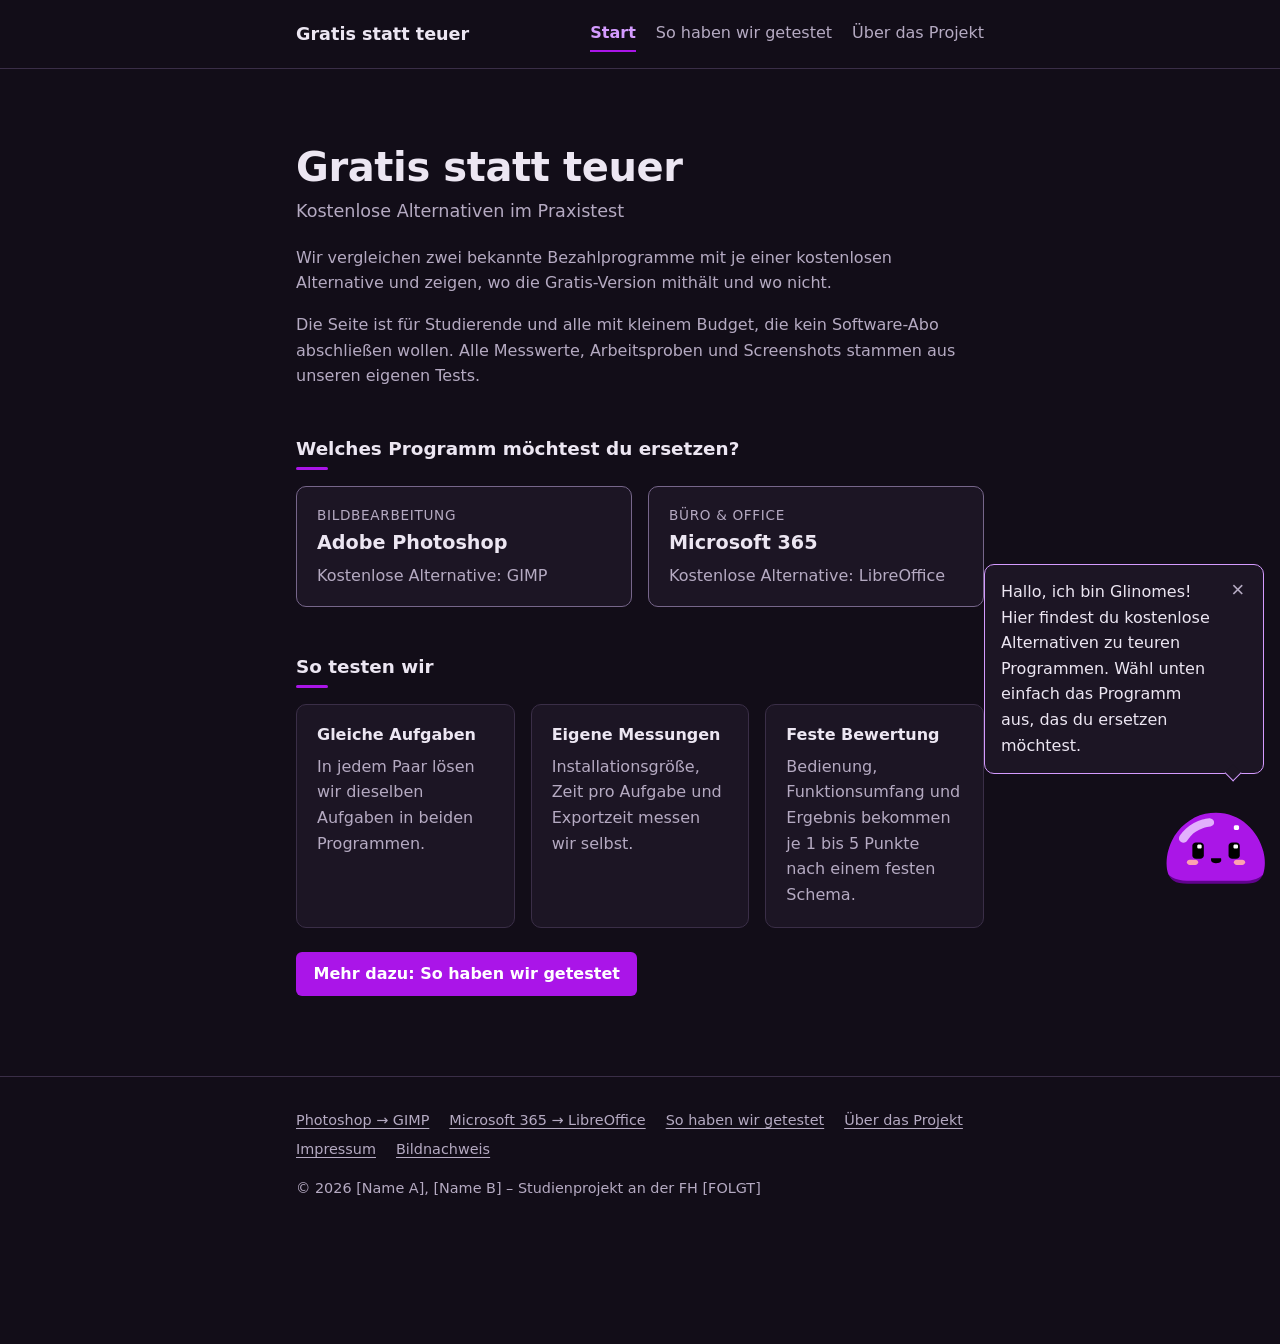
<file: index.html>
<!DOCTYPE html>
<html lang="de">

<head>
    <meta charset="utf-8">
    <meta name="viewport" content="width=device-width, initial-scale=1">
    <meta name="color-scheme" content="dark">
    <title>Gratis statt teuer – kostenlose Alternativen im Praxistest</title>
    <meta name="description"
        content="Wir vergleichen zwei Bezahlprogramme mit kostenlosen Alternativen: Photoshop mit GIMP und Microsoft 365 mit LibreOffice im Praxistest.">
    <link rel="icon" href="maskottchen/bilder/maskottchen.svg" type="image/svg+xml">
    <link rel="stylesheet" href="css/style.css">
    <link rel="stylesheet" href="maskottchen/maskottchen.css">
</head>

<body data-seite="index">
    <a class="skip-link" href="#inhalt">Zum Inhalt springen</a>

    <!-- Kopfbereich mit Logo und Hauptnavigation -->
    <header class="kopf">
        <div class="kopf-innen">
            <a class="logo" href="index.html">Gratis statt teuer</a>
            <nav class="hauptnavigation" aria-label="Hauptnavigation">
                <ul>
                    <li><a href="index.html" aria-current="page">Start</a></li>
                    <li><a href="so-haben-wir-getestet.html">So haben wir getestet</a></li>
                    <li><a href="ueber-das-projekt.html">Über das Projekt</a></li>
                </ul>
            </nav>
        </div>
    </header>

    <main id="inhalt">

        <!-- Einleitung -->
        <section class="einleitung" aria-labelledby="titel">
            <h1 id="titel">Gratis statt teuer</h1>
            <p class="untertitel">Kostenlose Alternativen im Praxistest</p>
            <p>Wir vergleichen zwei bekannte Bezahlprogramme mit je einer kostenlosen Alternative und zeigen, wo die
                Gratis-Version mithält und wo nicht.</p>
            <p>Die Seite ist für Studierende und alle mit kleinem Budget, die kein Software-Abo abschließen wollen. Alle
                Messwerte, Arbeitsproben und Screenshots stammen aus unseren eigenen Tests.</p>
        </section>

        <!-- Auswahl der Vergleiche -->
        <section id="vergleiche" aria-labelledby="titel-vergleiche">
            <h2 id="titel-vergleiche">Welches Programm möchtest du ersetzen?</h2>
            <ul class="kacheln">
                <li>
                    <a class="kachel" href="photoshop-gimp.html">
                        <span class="kachel-kategorie">Bildbearbeitung</span>
                        <span class="kachel-titel">Adobe Photoshop</span>
                        <span class="kachel-alternative">Kostenlose Alternative: GIMP</span>
                    </a>
                </li>
                <li>
                    <a class="kachel" href="microsoft365-libreoffice.html">
                        <span class="kachel-kategorie">Büro &amp; Office</span>
                        <span class="kachel-titel">Microsoft 365</span>
                        <span class="kachel-alternative">Kostenlose Alternative: LibreOffice</span>
                    </a>
                </li>
            </ul>
        </section>

        <!-- Kurz erklärt: wie wir testen -->
        <section aria-labelledby="titel-testen">
            <h2 id="titel-testen">So testen wir</h2>
            <ul class="schritte">
                <li class="karte">
                    <h3>Gleiche Aufgaben</h3>
                    <p>In jedem Paar lösen wir dieselben Aufgaben in beiden Programmen.</p>
                </li>
                <li class="karte">
                    <h3>Eigene Messungen</h3>
                    <p>Installationsgröße, Zeit pro Aufgabe und Exportzeit messen wir selbst.</p>
                </li>
                <li class="karte">
                    <h3>Feste Bewertung</h3>
                    <p>Bedienung, Funktionsumfang und Ergebnis bekommen je 1 bis 5 Punkte nach einem festen Schema.</p>
                </li>
            </ul>
            <p><a class="knopf" href="so-haben-wir-getestet.html">Mehr dazu: So haben wir getestet</a></p>
        </section>

    </main>

    <!-- Fußzeile mit allen wichtigen Links -->
    <footer class="fuss">
        <div class="fuss-innen">
            <nav aria-label="Fußzeile">
                <ul>
                    <li><a href="photoshop-gimp.html">Photoshop → GIMP</a></li>
                    <li><a href="microsoft365-libreoffice.html">Microsoft 365 → LibreOffice</a></li>
                    <li><a href="so-haben-wir-getestet.html">So haben wir getestet</a></li>
                    <li><a href="ueber-das-projekt.html">Über das Projekt</a></li>
                    <li><a href="ueber-das-projekt.html#impressum">Impressum</a></li>
                    <li><a href="ueber-das-projekt.html#bildnachweis">Bildnachweis</a></li>
                </ul>
            </nav>
            <p>© 2026 [Name A], [Name B] – Studienprojekt an der FH [FOLGT]</p>
        </div>
    </footer>

    <script src="maskottchen/maskottchen-komponente.js"></script>
    <script src="maskottchen/maskottchen.js"></script>
</body>

</html>
</file>
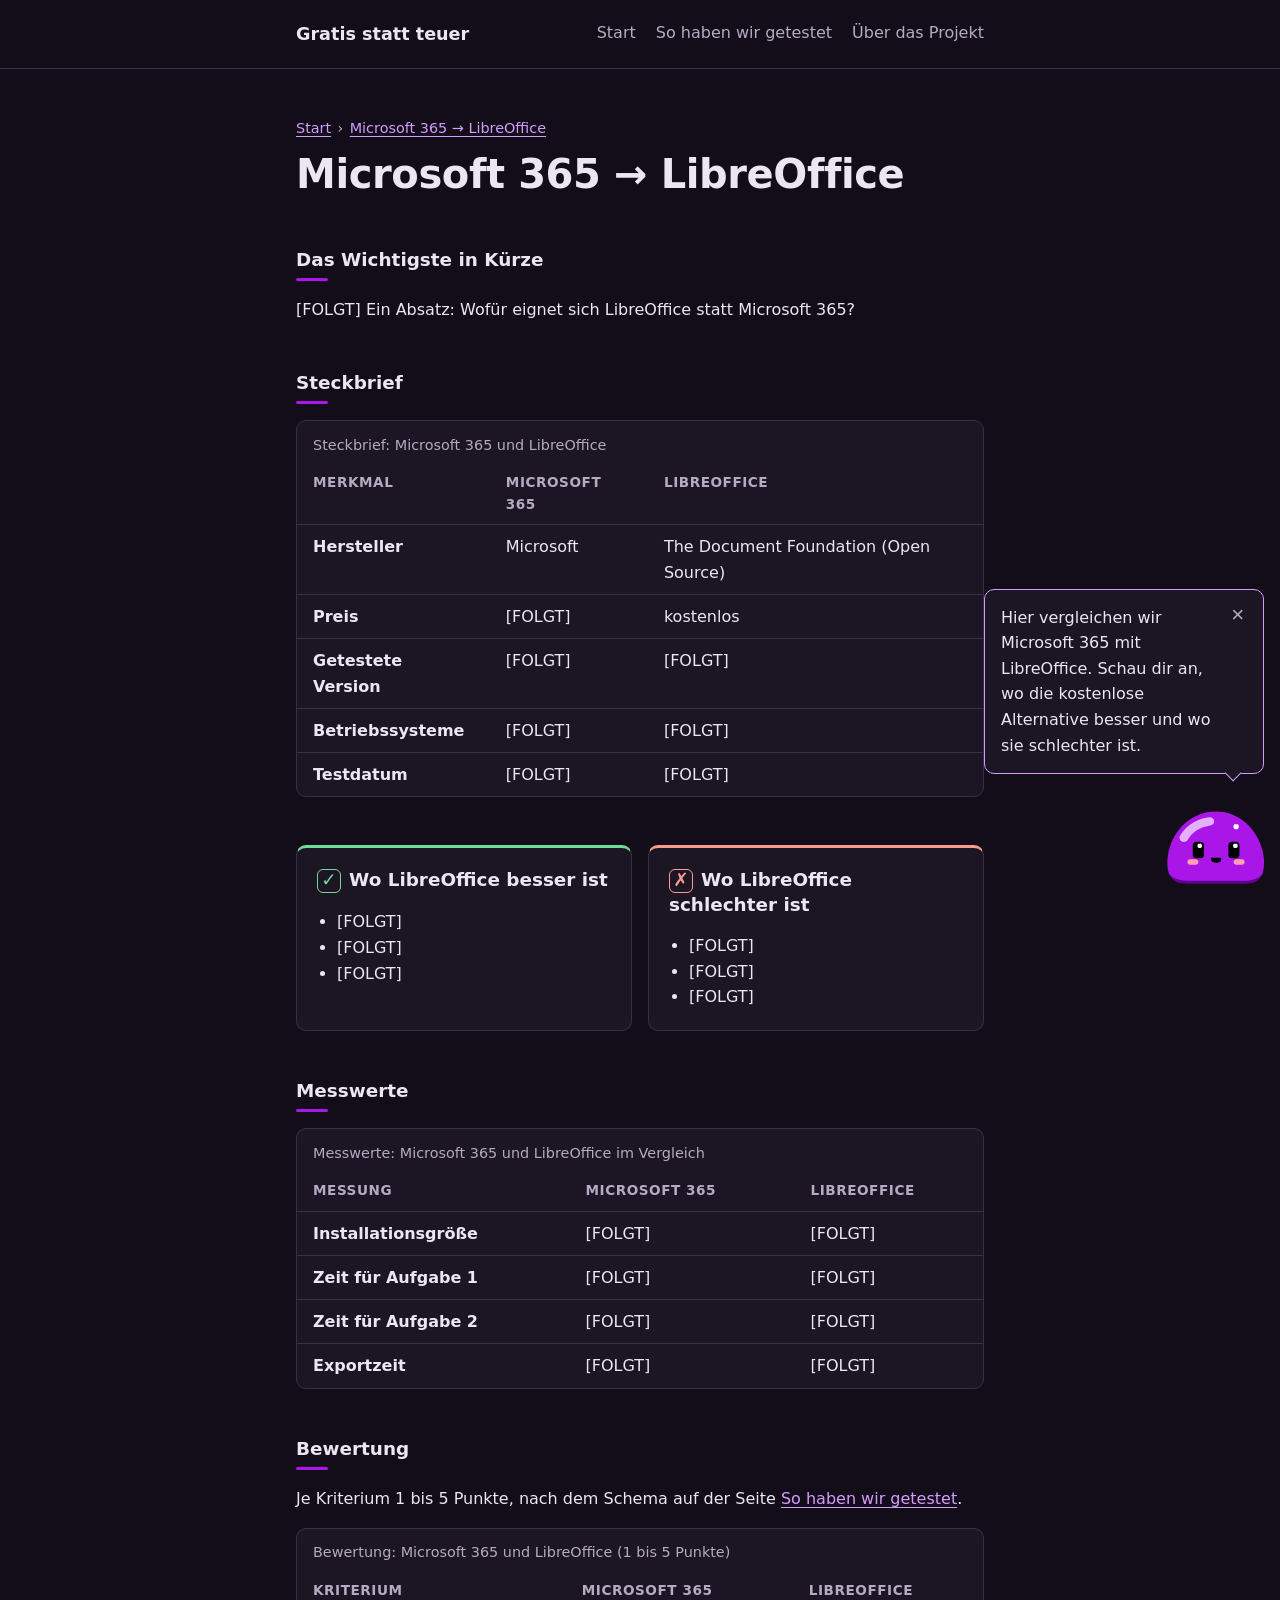
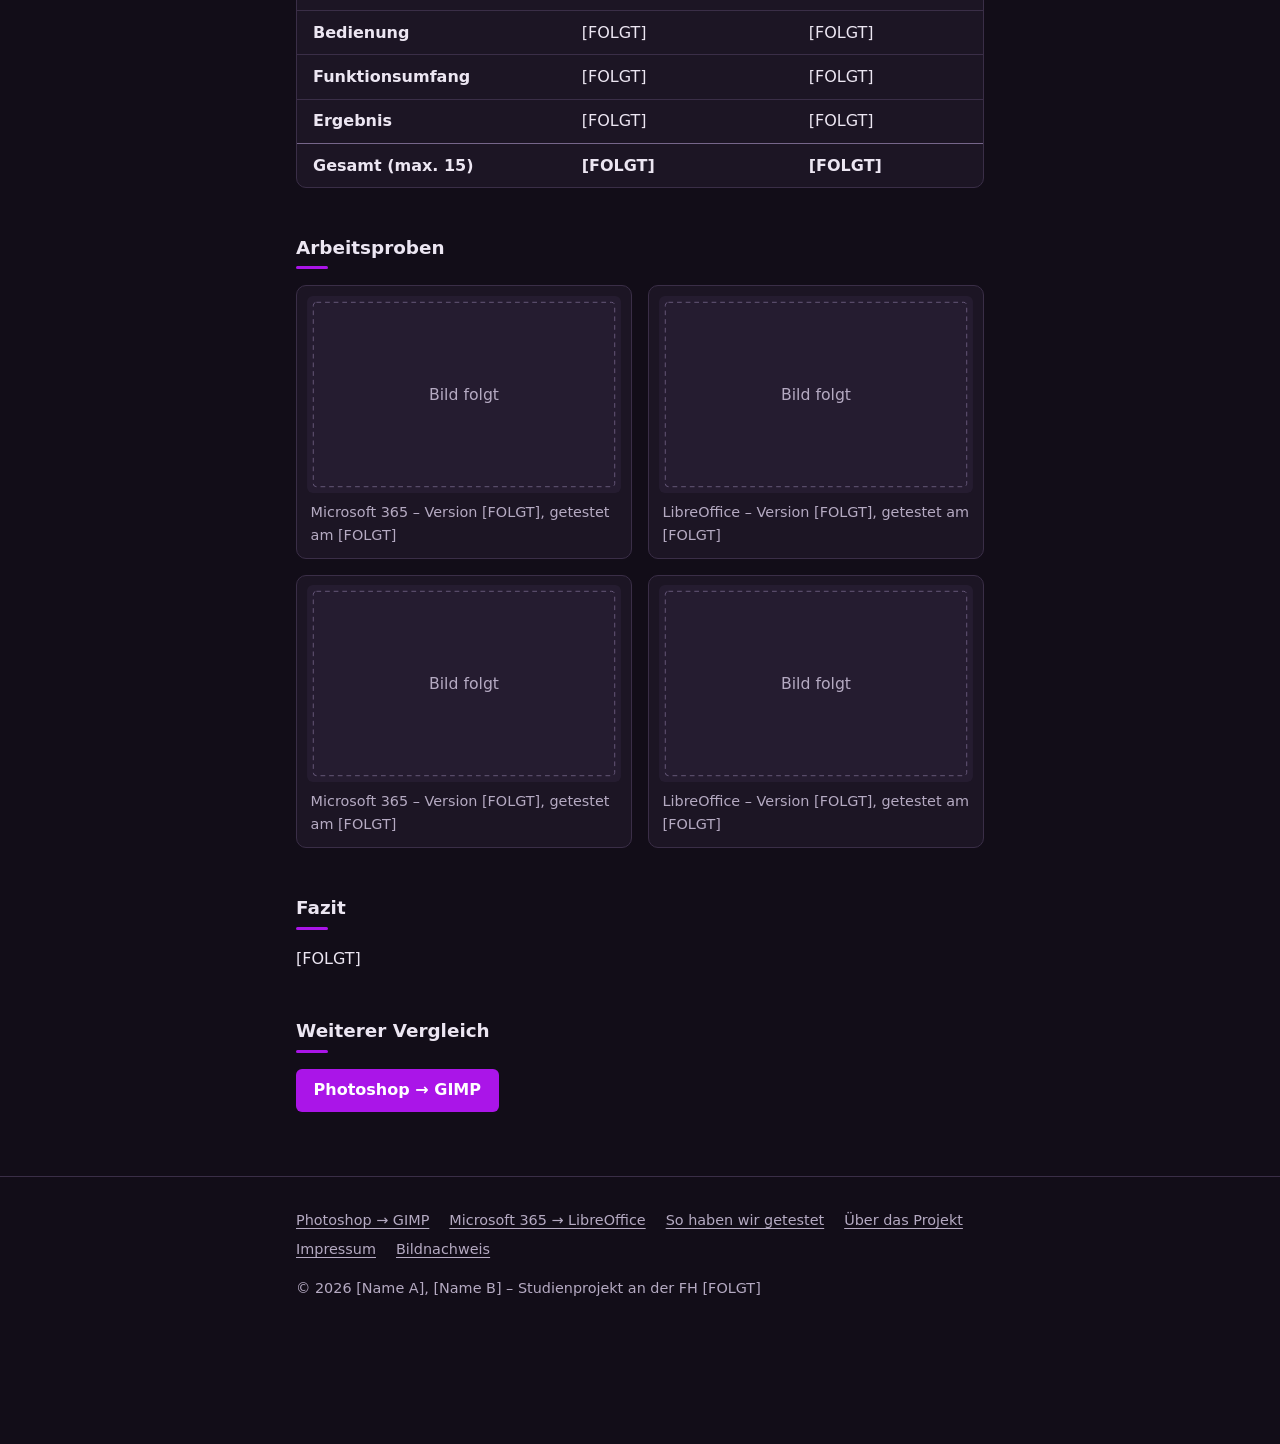
<file: microsoft365-libreoffice.html>
<!DOCTYPE html>
<html lang="de">

<head>
    <meta charset="utf-8">
    <meta name="viewport" content="width=device-width, initial-scale=1">
    <meta name="color-scheme" content="dark">
    <title>Microsoft 365 → LibreOffice | Gratis statt teuer</title>
    <meta name="description"
        content="Microsoft 365 oder LibreOffice? Unser Praxistest (Büro und Office) mit Messwerten, Bewertung und eigenen Arbeitsproben.">
    <link rel="icon" href="maskottchen/bilder/maskottchen.svg" type="image/svg+xml">
    <link rel="stylesheet" href="css/style.css">
    <link rel="stylesheet" href="maskottchen/maskottchen.css">
</head>

<body data-seite="microsoft365-libreoffice">
    <a class="skip-link" href="#inhalt">Zum Inhalt springen</a>

    <!-- Kopfbereich mit Logo und Hauptnavigation -->
    <header class="kopf">
        <div class="kopf-innen">
            <a class="logo" href="index.html">Gratis statt teuer</a>
            <nav class="hauptnavigation" aria-label="Hauptnavigation">
                <ul>
                    <li><a href="index.html">Start</a></li>
                    <li><a href="so-haben-wir-getestet.html">So haben wir getestet</a></li>
                    <li><a href="ueber-das-projekt.html">Über das Projekt</a></li>
                </ul>
            </nav>
        </div>
    </header>

    <main id="inhalt">

        <!-- Brotkrumen: Wo bin ich? -->
        <nav class="brotkrumen" aria-label="Brotkrumen">
            <ol>
                <li><a href="index.html">Start</a><span class="brotkrumen-trenner" aria-hidden="true">›</span></li>
                <li><a href="microsoft365-libreoffice.html" aria-current="page">Microsoft 365 → LibreOffice</a></li>
            </ol>
        </nav>

        <h1>Microsoft 365 <span aria-hidden="true">→</span><span class="sr-only">, Alternative:</span> LibreOffice</h1>

        <!-- Wird von js/vergleich.js ersetzt -->
        <p class="hinweis" id="lade-hinweis" role="status">Inhalte werden geladen …</p>
        <noscript>
            <p class="hinweis hinweis-fehler">Für die Vergleichsdaten wird JavaScript benötigt.</p>
        </noscript>

        <!-- Alle Abschnitte, die aus data/microsoft365-libreoffice.json gefüllt werden -->
        <div id="vergleich-inhalt" hidden>

            <section aria-labelledby="titel-kurz">
                <h2 id="titel-kurz">Das Wichtigste in Kürze</h2>
                <p id="kurzfassung"></p>
            </section>

            <section aria-labelledby="titel-steckbrief">
                <h2 id="titel-steckbrief">Steckbrief</h2>
                <div class="tabelle-scroll" tabindex="0" role="region"
                    aria-label="Steckbrief: Microsoft 365 und LibreOffice">
                    <table>
                        <caption>Steckbrief: Microsoft 365 und LibreOffice</caption>
                        <thead>
                            <tr>
                                <th scope="col">Merkmal</th>
                                <th scope="col">Microsoft 365</th>
                                <th scope="col">LibreOffice</th>
                            </tr>
                        </thead>
                        <tbody id="steckbrief-zeilen"></tbody>
                    </table>
                </div>
            </section>

            <div class="vor-nachteile">
                <section class="karte karte-besser" aria-labelledby="titel-besser">
                    <h2 id="titel-besser"><span class="symbol" aria-hidden="true">✓</span>Wo LibreOffice besser ist</h2>
                    <ul class="punkte-liste" id="liste-besser"></ul>
                </section>
                <section class="karte karte-schlechter" aria-labelledby="titel-schlechter">
                    <h2 id="titel-schlechter"><span class="symbol" aria-hidden="true">✗</span>Wo LibreOffice schlechter
                        ist</h2>
                    <ul class="punkte-liste" id="liste-schlechter"></ul>
                </section>
            </div>

            <section aria-labelledby="titel-messwerte">
                <h2 id="titel-messwerte">Messwerte</h2>
                <div class="tabelle-scroll" tabindex="0" role="region"
                    aria-label="Messwerte: Microsoft 365 und LibreOffice im Vergleich">
                    <table>
                        <caption>Messwerte: Microsoft 365 und LibreOffice im Vergleich</caption>
                        <thead>
                            <tr>
                                <th scope="col">Messung</th>
                                <th scope="col">Microsoft 365</th>
                                <th scope="col">LibreOffice</th>
                            </tr>
                        </thead>
                        <tbody id="messwerte-zeilen"></tbody>
                    </table>
                </div>
            </section>

            <section aria-labelledby="titel-bewertung">
                <h2 id="titel-bewertung">Bewertung</h2>
                <p>Je Kriterium 1 bis 5 Punkte, nach dem Schema auf der Seite <a href="so-haben-wir-getestet.html">So
                        haben wir getestet</a>.</p>
                <div class="tabelle-scroll" tabindex="0" role="region"
                    aria-label="Bewertung: Microsoft 365 und LibreOffice (1 bis 5 Punkte)">
                    <table>
                        <caption>Bewertung: Microsoft 365 und LibreOffice (1 bis 5 Punkte)</caption>
                        <thead>
                            <tr>
                                <th scope="col">Kriterium</th>
                                <th scope="col">Microsoft 365</th>
                                <th scope="col">LibreOffice</th>
                            </tr>
                        </thead>
                        <tbody id="bewertung-zeilen"></tbody>
                        <tfoot>
                            <tr>
                                <th scope="row">Gesamt (max. 15)</th>
                                <td id="gesamt-bezahl"></td>
                                <td id="gesamt-gratis"></td>
                            </tr>
                        </tfoot>
                    </table>
                </div>
            </section>

            <section aria-labelledby="titel-arbeitsproben">
                <h2 id="titel-arbeitsproben">Arbeitsproben</h2>
                <div class="arbeitsproben" id="arbeitsproben-raster"></div>
            </section>

            <section aria-labelledby="titel-fazit">
                <h2 id="titel-fazit">Fazit</h2>
                <p id="fazit"></p>
            </section>

        </div>

        <!-- Link zum anderen Vergleich (steht fest im HTML) -->
        <section aria-labelledby="titel-weitere">
            <h2 id="titel-weitere">Weiterer Vergleich</h2>
            <ul class="weitere-vergleiche">
                <li><a class="knopf" href="photoshop-gimp.html">Photoshop → GIMP</a></li>
            </ul>
        </section>

    </main>

    <!-- Fußzeile mit allen wichtigen Links -->
    <footer class="fuss">
        <div class="fuss-innen">
            <nav aria-label="Fußzeile">
                <ul>
                    <li><a href="photoshop-gimp.html">Photoshop → GIMP</a></li>
                    <li><a href="microsoft365-libreoffice.html">Microsoft 365 → LibreOffice</a></li>
                    <li><a href="so-haben-wir-getestet.html">So haben wir getestet</a></li>
                    <li><a href="ueber-das-projekt.html">Über das Projekt</a></li>
                    <li><a href="ueber-das-projekt.html#impressum">Impressum</a></li>
                    <li><a href="ueber-das-projekt.html#bildnachweis">Bildnachweis</a></li>
                </ul>
            </nav>
            <p>© 2026 [Name A], [Name B] – Studienprojekt an der FH [FOLGT]</p>
        </div>
    </footer>

    <script src="js/vergleich.js"></script>
    <script src="maskottchen/maskottchen-komponente.js"></script>
    <script src="maskottchen/maskottchen.js"></script>
</body>

</html>
</file>
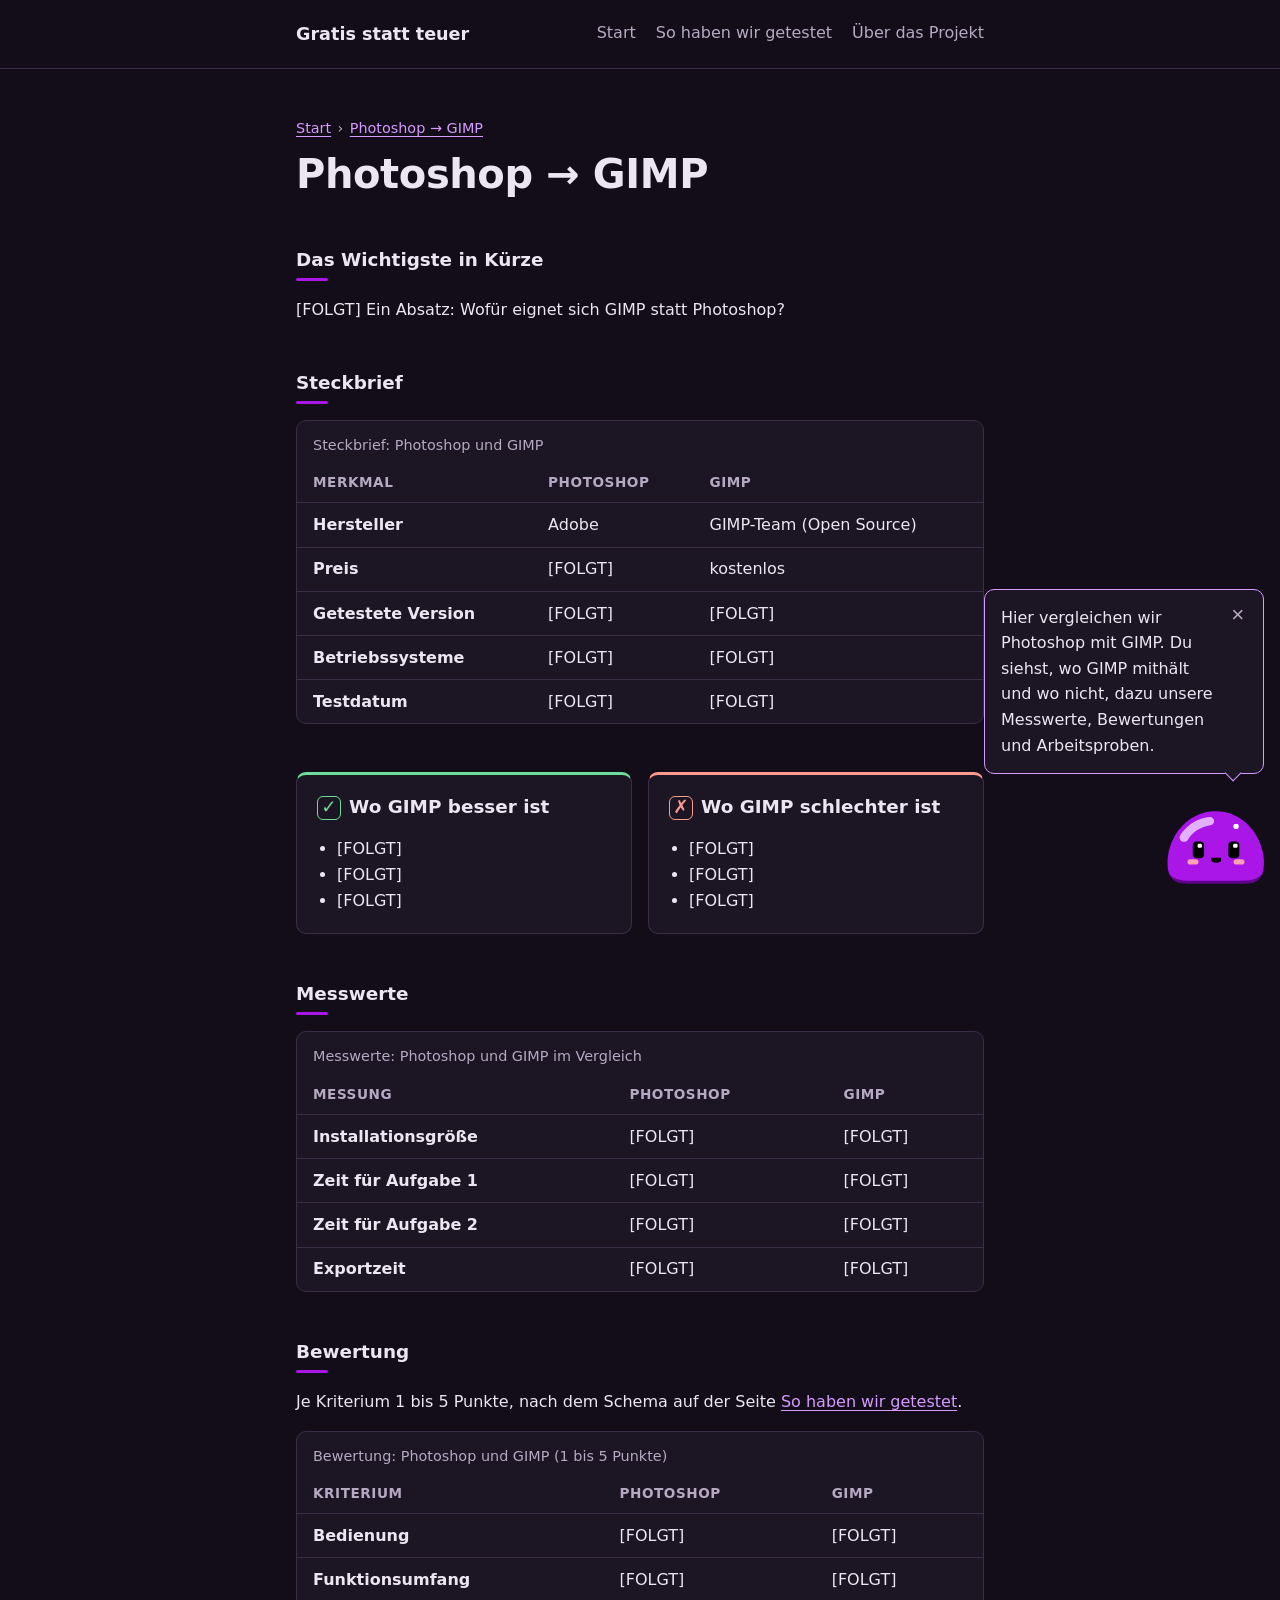
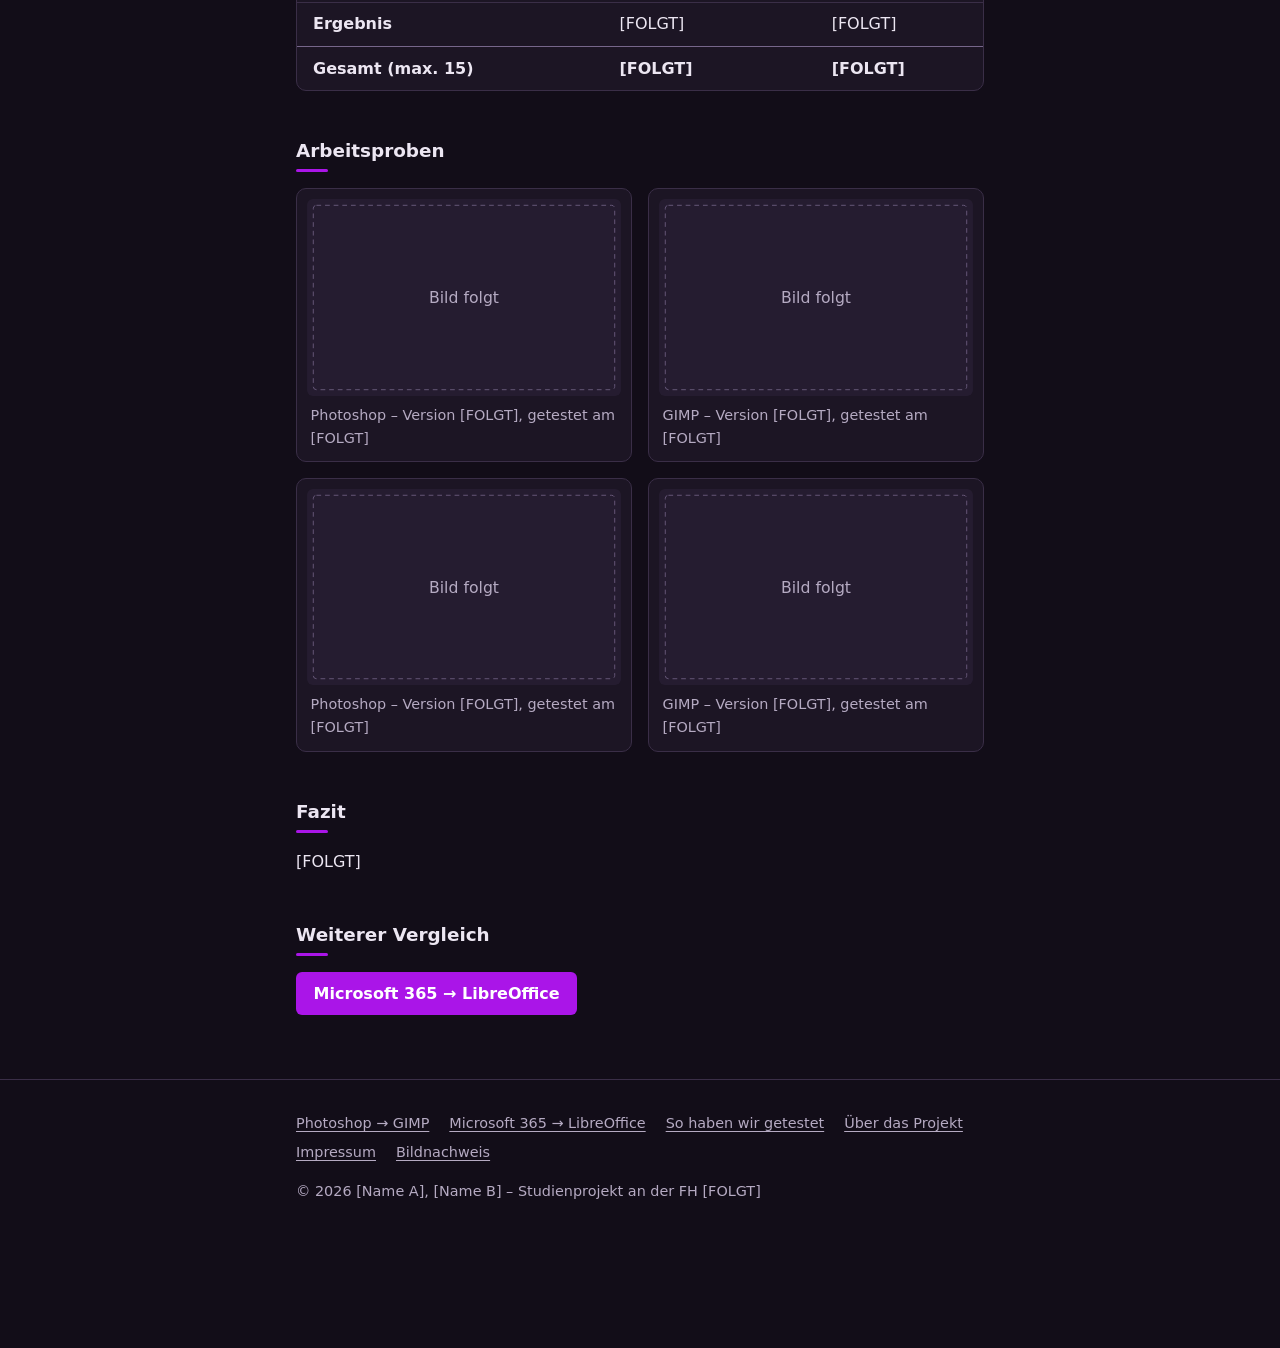
<file: photoshop-gimp.html>
<!DOCTYPE html>
<html lang="de">

<head>
    <meta charset="utf-8">
    <meta name="viewport" content="width=device-width, initial-scale=1">
    <meta name="color-scheme" content="dark">
    <title>Photoshop → GIMP | Gratis statt teuer</title>
    <meta name="description"
        content="Adobe Photoshop oder GIMP? Unser Praxistest (Bildbearbeitung) mit Messwerten, Bewertung und eigenen Arbeitsproben.">
    <link rel="icon" href="maskottchen/bilder/maskottchen.svg" type="image/svg+xml">
    <link rel="stylesheet" href="css/style.css">
    <link rel="stylesheet" href="maskottchen/maskottchen.css">
</head>

<body data-seite="photoshop-gimp">
    <a class="skip-link" href="#inhalt">Zum Inhalt springen</a>

    <!-- Kopfbereich mit Logo und Hauptnavigation -->
    <header class="kopf">
        <div class="kopf-innen">
            <a class="logo" href="index.html">Gratis statt teuer</a>
            <nav class="hauptnavigation" aria-label="Hauptnavigation">
                <ul>
                    <li><a href="index.html">Start</a></li>
                    <li><a href="so-haben-wir-getestet.html">So haben wir getestet</a></li>
                    <li><a href="ueber-das-projekt.html">Über das Projekt</a></li>
                </ul>
            </nav>
        </div>
    </header>

    <main id="inhalt">

        <!-- Brotkrumen: Wo bin ich? -->
        <nav class="brotkrumen" aria-label="Brotkrumen">
            <ol>
                <li><a href="index.html">Start</a><span class="brotkrumen-trenner" aria-hidden="true">›</span></li>
                <li><a href="photoshop-gimp.html" aria-current="page">Photoshop → GIMP</a></li>
            </ol>
        </nav>

        <h1>Photoshop <span aria-hidden="true">→</span><span class="sr-only">, Alternative:</span> GIMP</h1>

        <!-- Wird von js/vergleich.js ersetzt -->
        <p class="hinweis" id="lade-hinweis" role="status">Inhalte werden geladen …</p>
        <noscript>
            <p class="hinweis hinweis-fehler">Für die Vergleichsdaten wird JavaScript benötigt.</p>
        </noscript>

        <!-- Alle Abschnitte, die aus data/photoshop-gimp.json gefüllt werden -->
        <div id="vergleich-inhalt" hidden>

            <section aria-labelledby="titel-kurz">
                <h2 id="titel-kurz">Das Wichtigste in Kürze</h2>
                <p id="kurzfassung"></p>
            </section>

            <section aria-labelledby="titel-steckbrief">
                <h2 id="titel-steckbrief">Steckbrief</h2>
                <div class="tabelle-scroll" tabindex="0" role="region" aria-label="Steckbrief: Photoshop und GIMP">
                    <table>
                        <caption>Steckbrief: Photoshop und GIMP</caption>
                        <thead>
                            <tr>
                                <th scope="col">Merkmal</th>
                                <th scope="col">Photoshop</th>
                                <th scope="col">GIMP</th>
                            </tr>
                        </thead>
                        <tbody id="steckbrief-zeilen"></tbody>
                    </table>
                </div>
            </section>

            <div class="vor-nachteile">
                <section class="karte karte-besser" aria-labelledby="titel-besser">
                    <h2 id="titel-besser"><span class="symbol" aria-hidden="true">✓</span>Wo GIMP besser ist</h2>
                    <ul class="punkte-liste" id="liste-besser"></ul>
                </section>
                <section class="karte karte-schlechter" aria-labelledby="titel-schlechter">
                    <h2 id="titel-schlechter"><span class="symbol" aria-hidden="true">✗</span>Wo GIMP schlechter ist
                    </h2>
                    <ul class="punkte-liste" id="liste-schlechter"></ul>
                </section>
            </div>

            <section aria-labelledby="titel-messwerte">
                <h2 id="titel-messwerte">Messwerte</h2>
                <div class="tabelle-scroll" tabindex="0" role="region"
                    aria-label="Messwerte: Photoshop und GIMP im Vergleich">
                    <table>
                        <caption>Messwerte: Photoshop und GIMP im Vergleich</caption>
                        <thead>
                            <tr>
                                <th scope="col">Messung</th>
                                <th scope="col">Photoshop</th>
                                <th scope="col">GIMP</th>
                            </tr>
                        </thead>
                        <tbody id="messwerte-zeilen"></tbody>
                    </table>
                </div>
            </section>

            <section aria-labelledby="titel-bewertung">
                <h2 id="titel-bewertung">Bewertung</h2>
                <p>Je Kriterium 1 bis 5 Punkte, nach dem Schema auf der Seite <a href="so-haben-wir-getestet.html">So
                        haben wir getestet</a>.</p>
                <div class="tabelle-scroll" tabindex="0" role="region"
                    aria-label="Bewertung: Photoshop und GIMP (1 bis 5 Punkte)">
                    <table>
                        <caption>Bewertung: Photoshop und GIMP (1 bis 5 Punkte)</caption>
                        <thead>
                            <tr>
                                <th scope="col">Kriterium</th>
                                <th scope="col">Photoshop</th>
                                <th scope="col">GIMP</th>
                            </tr>
                        </thead>
                        <tbody id="bewertung-zeilen"></tbody>
                        <tfoot>
                            <tr>
                                <th scope="row">Gesamt (max. 15)</th>
                                <td id="gesamt-bezahl"></td>
                                <td id="gesamt-gratis"></td>
                            </tr>
                        </tfoot>
                    </table>
                </div>
            </section>

            <section aria-labelledby="titel-arbeitsproben">
                <h2 id="titel-arbeitsproben">Arbeitsproben</h2>
                <div class="arbeitsproben" id="arbeitsproben-raster"></div>
            </section>

            <section aria-labelledby="titel-fazit">
                <h2 id="titel-fazit">Fazit</h2>
                <p id="fazit"></p>
            </section>

        </div>

        <!-- Link zum anderen Vergleich (steht fest im HTML) -->
        <section aria-labelledby="titel-weitere">
            <h2 id="titel-weitere">Weiterer Vergleich</h2>
            <ul class="weitere-vergleiche">
                <li><a class="knopf" href="microsoft365-libreoffice.html">Microsoft 365 → LibreOffice</a></li>
            </ul>
        </section>

    </main>

    <!-- Fußzeile mit allen wichtigen Links -->
    <footer class="fuss">
        <div class="fuss-innen">
            <nav aria-label="Fußzeile">
                <ul>
                    <li><a href="photoshop-gimp.html">Photoshop → GIMP</a></li>
                    <li><a href="microsoft365-libreoffice.html">Microsoft 365 → LibreOffice</a></li>
                    <li><a href="so-haben-wir-getestet.html">So haben wir getestet</a></li>
                    <li><a href="ueber-das-projekt.html">Über das Projekt</a></li>
                    <li><a href="ueber-das-projekt.html#impressum">Impressum</a></li>
                    <li><a href="ueber-das-projekt.html#bildnachweis">Bildnachweis</a></li>
                </ul>
            </nav>
            <p>© 2026 [Name A], [Name B] – Studienprojekt an der FH [FOLGT]</p>
        </div>
    </footer>

    <script src="js/vergleich.js"></script>
    <script src="maskottchen/maskottchen-komponente.js"></script>
    <script src="maskottchen/maskottchen.js"></script>
</body>

</html>
</file>
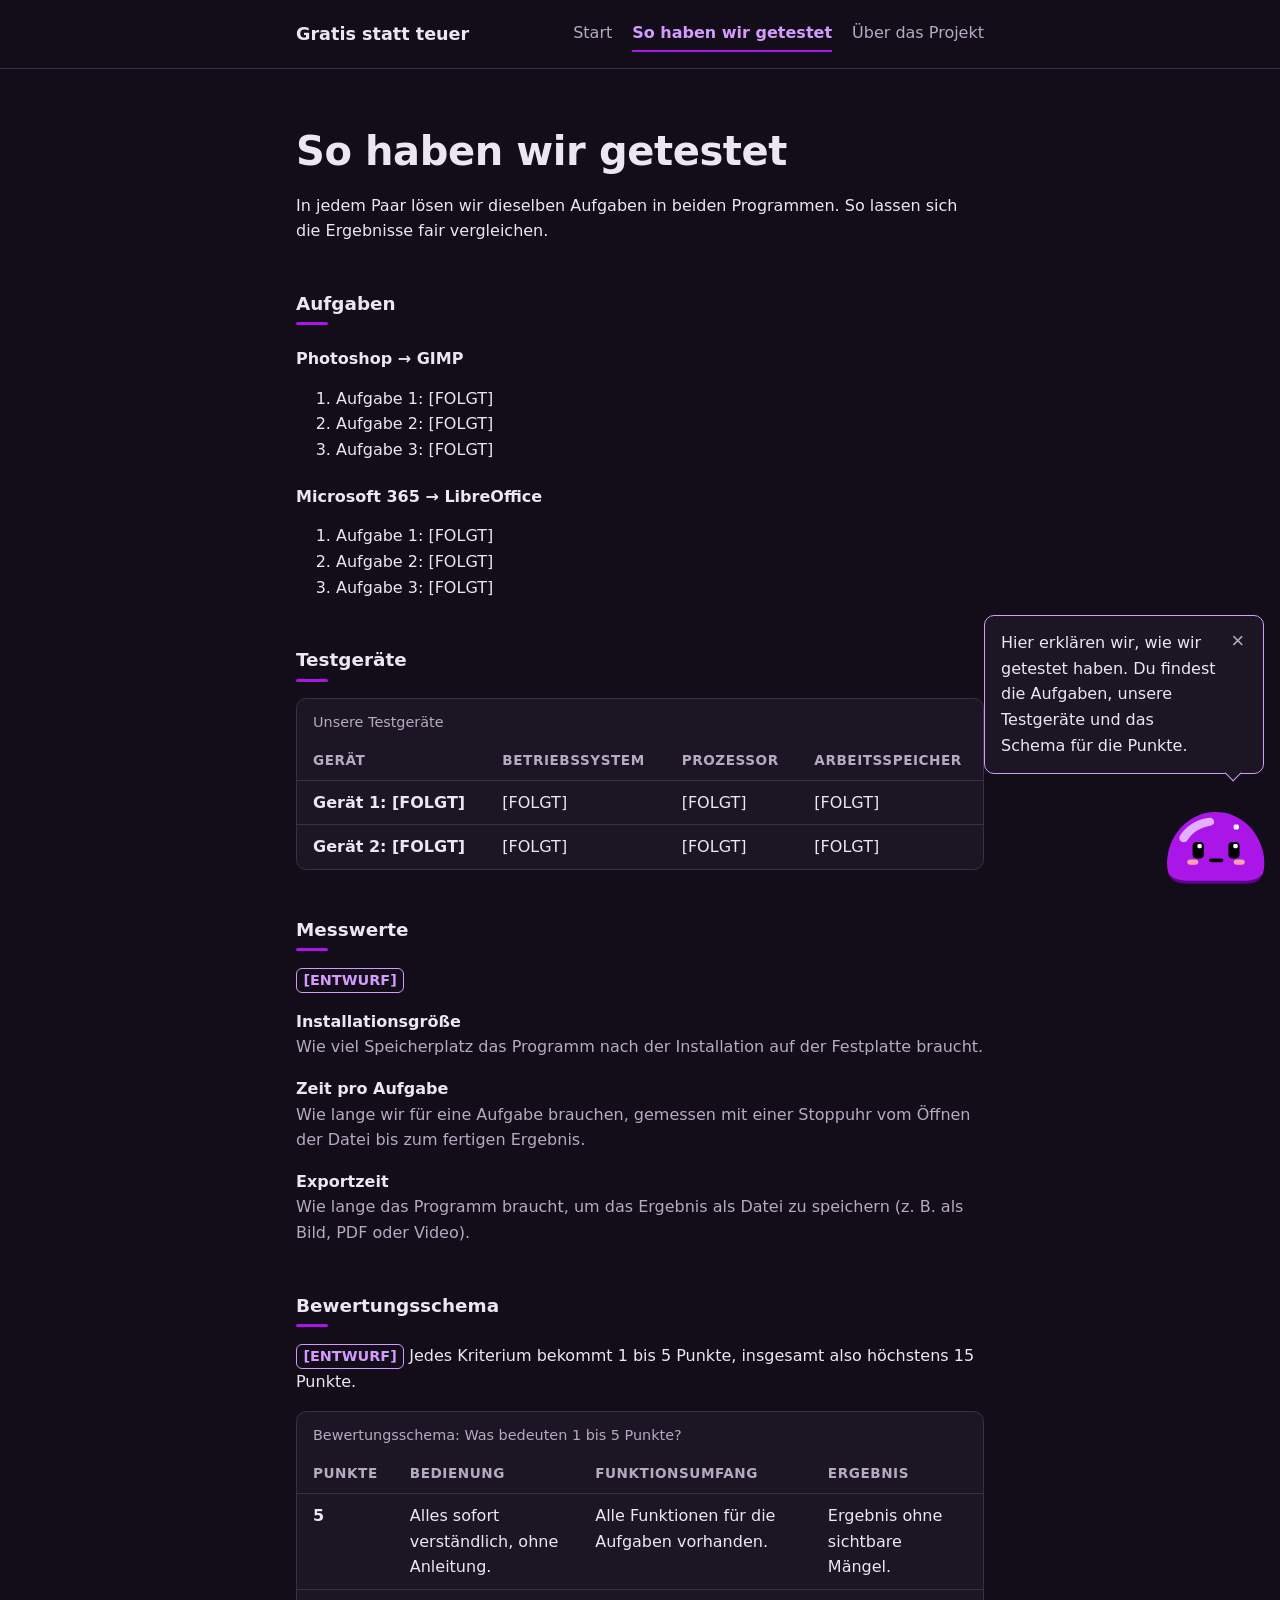
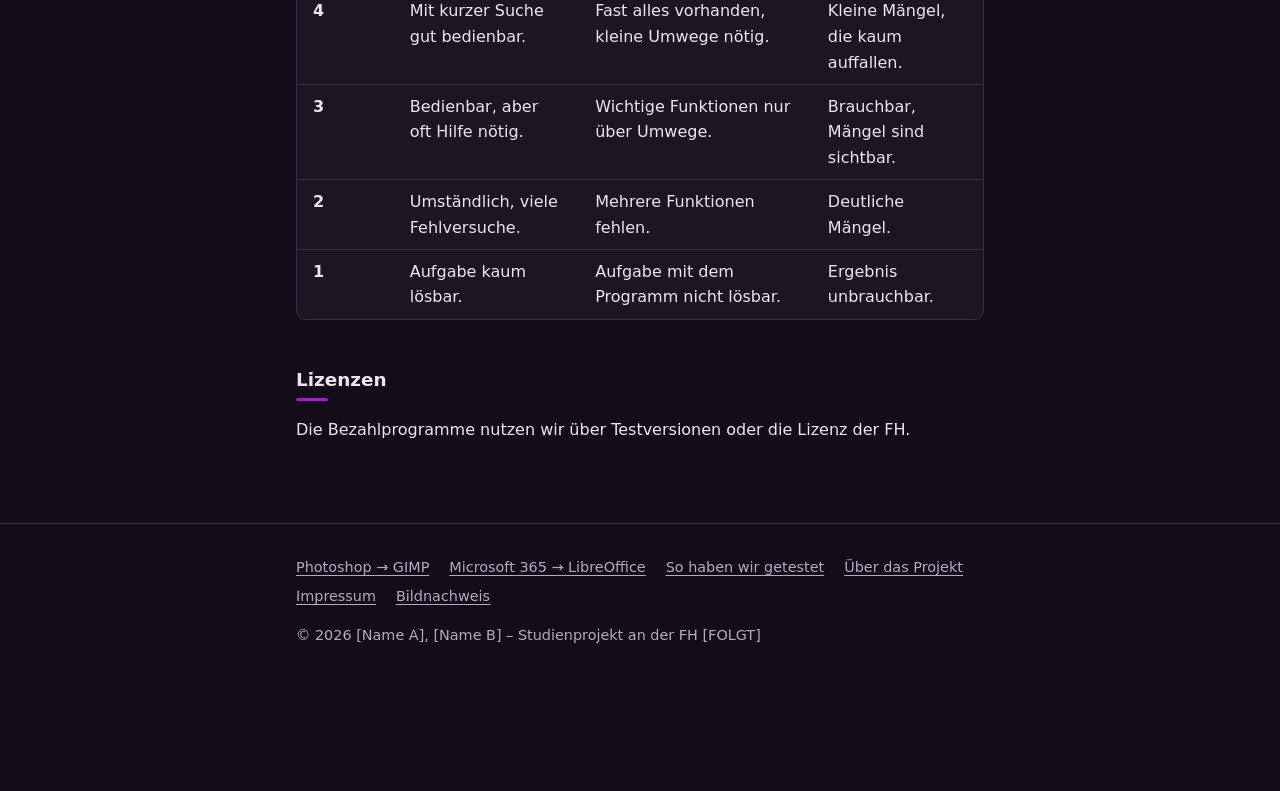
<file: so-haben-wir-getestet.html>
<!DOCTYPE html>
<html lang="de">

<head>
    <meta charset="utf-8">
    <meta name="viewport" content="width=device-width, initial-scale=1">
    <meta name="color-scheme" content="dark">
    <title>So haben wir getestet | Gratis statt teuer</title>
    <meta name="description"
        content="Unsere Testmethode: gleiche Aufgaben in beiden Programmen, Testgeräte, Messwerte und ein festes Bewertungsschema mit 1 bis 5 Punkten.">
    <link rel="icon" href="maskottchen/bilder/maskottchen.svg" type="image/svg+xml">
    <link rel="stylesheet" href="css/style.css">
    <link rel="stylesheet" href="maskottchen/maskottchen.css">
</head>

<body data-seite="so-haben-wir-getestet">
    <a class="skip-link" href="#inhalt">Zum Inhalt springen</a>

    <!-- Kopfbereich mit Logo und Hauptnavigation -->
    <header class="kopf">
        <div class="kopf-innen">
            <a class="logo" href="index.html">Gratis statt teuer</a>
            <nav class="hauptnavigation" aria-label="Hauptnavigation">
                <ul>
                    <li><a href="index.html">Start</a></li>
                    <li><a href="so-haben-wir-getestet.html" aria-current="page">So haben wir getestet</a></li>
                    <li><a href="ueber-das-projekt.html">Über das Projekt</a></li>
                </ul>
            </nav>
        </div>
    </header>

    <main id="inhalt">

        <h1>So haben wir getestet</h1>
        <p>In jedem Paar lösen wir dieselben Aufgaben in beiden Programmen. So lassen sich die Ergebnisse fair
            vergleichen.</p>

        <section aria-labelledby="titel-aufgaben">
            <h2 id="titel-aufgaben">Aufgaben</h2>
            <h3>Photoshop → GIMP</h3>
            <ol>
                <li>Aufgabe 1: [FOLGT]</li>
                <li>Aufgabe 2: [FOLGT]</li>
                <li>Aufgabe 3: [FOLGT]</li>
            </ol>
            <h3>Microsoft 365 → LibreOffice</h3>
            <ol>
                <li>Aufgabe 1: [FOLGT]</li>
                <li>Aufgabe 2: [FOLGT]</li>
                <li>Aufgabe 3: [FOLGT]</li>
            </ol>
        </section>

        <section aria-labelledby="titel-geraete">
            <h2 id="titel-geraete">Testgeräte</h2>
            <div class="tabelle-scroll" tabindex="0" role="region" aria-label="Unsere Testgeräte">
                <table>
                    <caption>Unsere Testgeräte</caption>
                    <thead>
                        <tr>
                            <th scope="col">Gerät</th>
                            <th scope="col">Betriebssystem</th>
                            <th scope="col">Prozessor</th>
                            <th scope="col">Arbeitsspeicher</th>
                        </tr>
                    </thead>
                    <tbody>
                        <tr>
                            <th scope="row">Gerät 1: [FOLGT]</th>
                            <td>[FOLGT]</td>
                            <td>[FOLGT]</td>
                            <td>[FOLGT]</td>
                        </tr>
                        <tr>
                            <th scope="row">Gerät 2: [FOLGT]</th>
                            <td>[FOLGT]</td>
                            <td>[FOLGT]</td>
                            <td>[FOLGT]</td>
                        </tr>
                    </tbody>
                </table>
            </div>
        </section>

        <section aria-labelledby="titel-messwerte">
            <h2 id="titel-messwerte">Messwerte</h2>
            <p><span class="entwurf">[ENTWURF]</span></p>
            <dl>
                <dt><strong>Installationsgröße</strong></dt>
                <dd>Wie viel Speicherplatz das Programm nach der Installation auf der Festplatte braucht.</dd>
                <dt><strong>Zeit pro Aufgabe</strong></dt>
                <dd>Wie lange wir für eine Aufgabe brauchen, gemessen mit einer Stoppuhr vom Öffnen der Datei bis zum
                    fertigen Ergebnis.</dd>
                <dt><strong>Exportzeit</strong></dt>
                <dd>Wie lange das Programm braucht, um das Ergebnis als Datei zu speichern (z. B. als Bild, PDF oder
                    Video).</dd>
            </dl>
        </section>

        <section aria-labelledby="titel-schema">
            <h2 id="titel-schema">Bewertungsschema</h2>
            <p><span class="entwurf">[ENTWURF]</span> Jedes Kriterium bekommt 1 bis 5 Punkte, insgesamt also höchstens
                15 Punkte.</p>
            <div class="tabelle-scroll" tabindex="0" role="region" aria-label="Tabelle: Bedeutung der Punkte">
                <table>
                    <caption>Bewertungsschema: Was bedeuten 1 bis 5 Punkte?</caption>
                    <thead>
                        <tr>
                            <th scope="col">Punkte</th>
                            <th scope="col">Bedienung</th>
                            <th scope="col">Funktionsumfang</th>
                            <th scope="col">Ergebnis</th>
                        </tr>
                    </thead>
                    <tbody>
                        <tr>
                            <th scope="row">5</th>
                            <td>Alles sofort verständlich, ohne Anleitung.</td>
                            <td>Alle Funktionen für die Aufgaben vorhanden.</td>
                            <td>Ergebnis ohne sichtbare Mängel.</td>
                        </tr>
                        <tr>
                            <th scope="row">4</th>
                            <td>Mit kurzer Suche gut bedienbar.</td>
                            <td>Fast alles vorhanden, kleine Umwege nötig.</td>
                            <td>Kleine Mängel, die kaum auffallen.</td>
                        </tr>
                        <tr>
                            <th scope="row">3</th>
                            <td>Bedienbar, aber oft Hilfe nötig.</td>
                            <td>Wichtige Funktionen nur über Umwege.</td>
                            <td>Brauchbar, Mängel sind sichtbar.</td>
                        </tr>
                        <tr>
                            <th scope="row">2</th>
                            <td>Umständlich, viele Fehlversuche.</td>
                            <td>Mehrere Funktionen fehlen.</td>
                            <td>Deutliche Mängel.</td>
                        </tr>
                        <tr>
                            <th scope="row">1</th>
                            <td>Aufgabe kaum lösbar.</td>
                            <td>Aufgabe mit dem Programm nicht lösbar.</td>
                            <td>Ergebnis unbrauchbar.</td>
                        </tr>
                    </tbody>
                </table>
            </div>
        </section>

        <section aria-labelledby="titel-lizenzen">
            <h2 id="titel-lizenzen">Lizenzen</h2>
            <p>Die Bezahlprogramme nutzen wir über Testversionen oder die Lizenz der FH.</p>
        </section>

    </main>

    <!-- Fußzeile mit allen wichtigen Links -->
    <footer class="fuss">
        <div class="fuss-innen">
            <nav aria-label="Fußzeile">
                <ul>
                    <li><a href="photoshop-gimp.html">Photoshop → GIMP</a></li>
                    <li><a href="microsoft365-libreoffice.html">Microsoft 365 → LibreOffice</a></li>
                    <li><a href="so-haben-wir-getestet.html">So haben wir getestet</a></li>
                    <li><a href="ueber-das-projekt.html">Über das Projekt</a></li>
                    <li><a href="ueber-das-projekt.html#impressum">Impressum</a></li>
                    <li><a href="ueber-das-projekt.html#bildnachweis">Bildnachweis</a></li>
                </ul>
            </nav>
            <p>© 2026 [Name A], [Name B] – Studienprojekt an der FH [FOLGT]</p>
        </div>
    </footer>

    <script src="maskottchen/maskottchen-komponente.js"></script>
    <script src="maskottchen/maskottchen.js"></script>
</body>

</html>
</file>
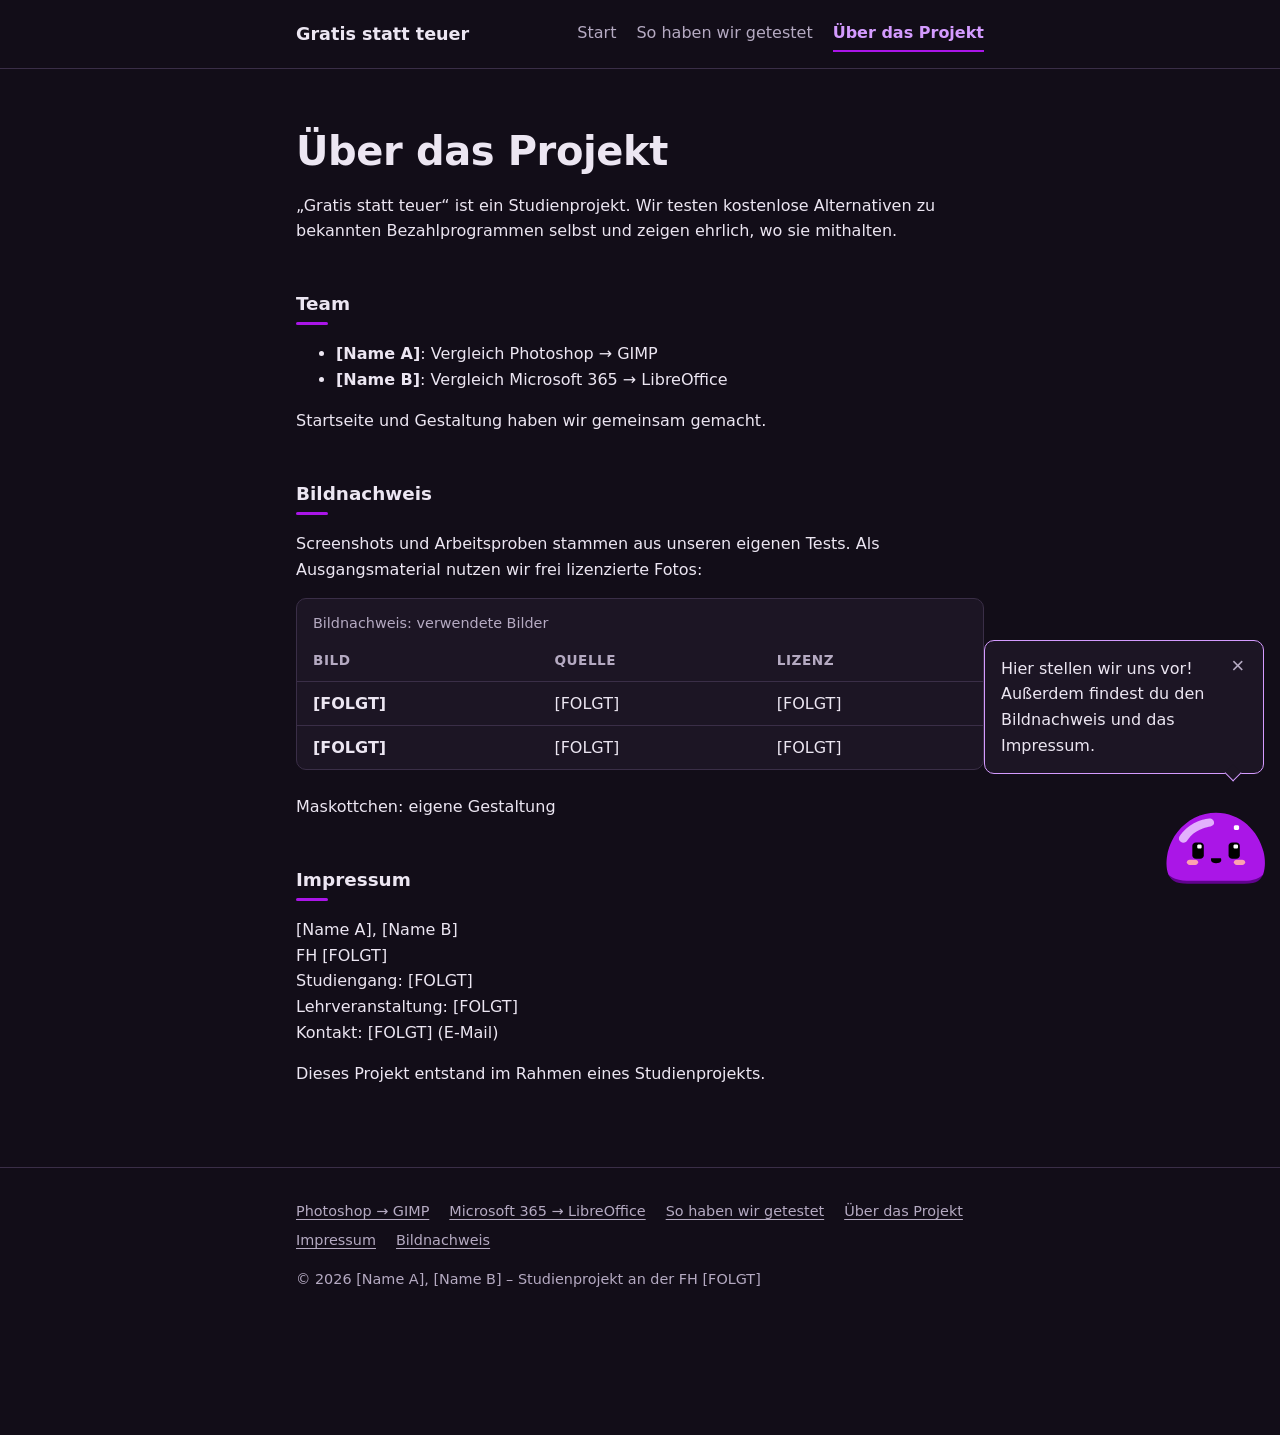
<file: ueber-das-projekt.html>
<!DOCTYPE html>
<html lang="de">

<head>
    <meta charset="utf-8">
    <meta name="viewport" content="width=device-width, initial-scale=1">
    <meta name="color-scheme" content="dark">
    <title>Über das Projekt | Gratis statt teuer</title>
    <meta name="description"
        content="Wer hinter „Gratis statt teuer“ steckt: Team, Bildnachweis und Impressum unseres Studienprojekts.">
    <link rel="icon" href="maskottchen/bilder/maskottchen.svg" type="image/svg+xml">
    <link rel="stylesheet" href="css/style.css">
    <link rel="stylesheet" href="maskottchen/maskottchen.css">
</head>

<body data-seite="ueber-das-projekt">
    <a class="skip-link" href="#inhalt">Zum Inhalt springen</a>

    <!-- Kopfbereich mit Logo und Hauptnavigation -->
    <header class="kopf">
        <div class="kopf-innen">
            <a class="logo" href="index.html">Gratis statt teuer</a>
            <nav class="hauptnavigation" aria-label="Hauptnavigation">
                <ul>
                    <li><a href="index.html">Start</a></li>
                    <li><a href="so-haben-wir-getestet.html">So haben wir getestet</a></li>
                    <li><a href="ueber-das-projekt.html" aria-current="page">Über das Projekt</a></li>
                </ul>
            </nav>
        </div>
    </header>

    <main id="inhalt">

        <h1>Über das Projekt</h1>
        <p>„Gratis statt teuer“ ist ein Studienprojekt. Wir testen kostenlose Alternativen zu bekannten Bezahlprogrammen
            selbst und zeigen ehrlich, wo sie mithalten.</p>

        <section aria-labelledby="titel-team">
            <h2 id="titel-team">Team</h2>
            <ul>
                <li><strong>[Name A]</strong>: Vergleich Photoshop → GIMP</li>
                <li><strong>[Name B]</strong>: Vergleich Microsoft 365 → LibreOffice</li>
            </ul>
            <p>Startseite und Gestaltung haben wir gemeinsam gemacht.</p>
        </section>

        <section id="bildnachweis" aria-labelledby="titel-bildnachweis">
            <h2 id="titel-bildnachweis">Bildnachweis</h2>
            <p>Screenshots und Arbeitsproben stammen aus unseren eigenen Tests. Als Ausgangsmaterial nutzen wir frei
                lizenzierte Fotos:</p>
            <div class="tabelle-scroll" tabindex="0" role="region" aria-label="Tabelle: verwendete Bilder">
                <table>
                    <caption>Bildnachweis: verwendete Bilder</caption>
                    <thead>
                        <tr>
                            <th scope="col">Bild</th>
                            <th scope="col">Quelle</th>
                            <th scope="col">Lizenz</th>
                        </tr>
                    </thead>
                    <tbody>
                        <tr>
                            <th scope="row">[FOLGT]</th>
                            <td>[FOLGT]</td>
                            <td>[FOLGT]</td>
                        </tr>
                        <tr>
                            <th scope="row">[FOLGT]</th>
                            <td>[FOLGT]</td>
                            <td>[FOLGT]</td>
                        </tr>
                    </tbody>
                </table>
            </div>
            <p>Maskottchen: eigene Gestaltung</p>
        </section>

        <section id="impressum" aria-labelledby="titel-impressum">
            <h2 id="titel-impressum">Impressum</h2>
            <p>
                [Name A], [Name B]<br>
                FH [FOLGT]<br>
                Studiengang: [FOLGT]<br>
                Lehrveranstaltung: [FOLGT]<br>
                Kontakt: [FOLGT] (E-Mail)
            </p>
            <p>Dieses Projekt entstand im Rahmen eines Studienprojekts.</p>
        </section>

    </main>

    <!-- Fußzeile mit allen wichtigen Links -->
    <footer class="fuss">
        <div class="fuss-innen">
            <nav aria-label="Fußzeile">
                <ul>
                    <li><a href="photoshop-gimp.html">Photoshop → GIMP</a></li>
                    <li><a href="microsoft365-libreoffice.html">Microsoft 365 → LibreOffice</a></li>
                    <li><a href="so-haben-wir-getestet.html">So haben wir getestet</a></li>
                    <li><a href="ueber-das-projekt.html">Über das Projekt</a></li>
                    <li><a href="ueber-das-projekt.html#impressum">Impressum</a></li>
                    <li><a href="ueber-das-projekt.html#bildnachweis">Bildnachweis</a></li>
                </ul>
            </nav>
            <p>© 2026 [Name A], [Name B] – Studienprojekt an der FH [FOLGT]</p>
        </div>
    </footer>

    <script src="maskottchen/maskottchen-komponente.js"></script>
    <script src="maskottchen/maskottchen.js"></script>
</body>

</html>
</file>
<file: css/style.css>
/* ==========================================================
   Gratis statt teuer – Stylesheet
   Dunkles, ruhiges Design mit schmaler Lesespalte.
   Aufbau: zuerst Handy (mobile first), dann Tablet und Laptop
   in den Media Queries ganz unten.
   ========================================================== */


/* ----------------------------------------------------------
   1. Variablen
   Dunkle Farben, Lila vom Maskottchen nur als kleiner Akzent.
   Kontraste sind im README aufgelistet.
   ---------------------------------------------------------- */

:root {
    color-scheme: dark;

    --hintergrund: #120D18;
    /* fast schwarz, leicht lila */
    --flaeche: #1C1524;
    /* Karten, Tabellen, Sprechblase */
    --flaeche-hover: #251C30;
    /* Fläche beim Überfahren */
    --rand: #3A2E47;
    /* feine Linien (nur Deko) */
    --rand-ui: #76668A;
    /* Ränder von Bedienelementen */
    --text: #ECE6F2;
    /* normaler Text */
    --text-leise: #B5AAC2;
    /* Nebentexte */
    --akzent: #AA15E8;
    /* Lila vom Maskottchen: Knopf, Linien */
    --akzent-dunkel: #9512CC;
    /* Knopf beim Überfahren */
    --akzent-hell: #D49BFF;
    /* helles Lila für Links, Fokus, kleine Texte */
    --weiss: #FFFFFF;
    /* Text auf dem lila Knopf */
    --gruen: #6EDC98;
    /* "besser" */
    --rot: #FF9A90;
    /* "schlechter" */

    --rundung: 10px;
    --rundung-klein: 6px;
    --spalte: 46rem;
    /* Breite der Lesespalte */
    --schrift: ui-rounded, "Segoe UI", system-ui, -apple-system, Roboto, Arial, sans-serif;
}


/* ----------------------------------------------------------
   2. Grundlagen
   ---------------------------------------------------------- */

* {
    box-sizing: border-box;
}

html {
    font-size: 100%;
}

body {
    margin: 0;
    background-color: var(--hintergrund);
    color: var(--text);
    font-family: var(--schrift);
    font-size: 1rem;
    line-height: 1.6;
}

main {
    max-width: var(--spalte);
    margin: 0 auto;
    padding: 2rem 1rem 3rem;
}

h1,
h2,
h3 {
    color: var(--text);
    line-height: 1.3;
}

h1 {
    margin: 0.5rem 0 1rem;
    font-size: 1.9rem;
    letter-spacing: -0.01em;
}

/* Abschnittsüberschrift: klein, fett, mit kurzer Akzentlinie */
h2 {
    margin: 3rem 0 1rem;
    font-size: 1.15rem;
}

h2::after {
    content: "";
    display: block;
    width: 2rem;
    height: 3px;
    margin-top: 0.4rem;
    background-color: var(--akzent);
    border-radius: 2px;
}

h3 {
    margin: 1.5rem 0 0.5rem;
    font-size: 1rem;
}

/* Text nicht breiter als ca. 70 Zeichen */
p,
li,
dd {
    max-width: 70ch;
}

dd {
    margin: 0 0 1rem;
    color: var(--text-leise);
}

a {
    color: var(--akzent-hell);
    text-decoration-thickness: 1px;
    text-underline-offset: 3px;
    /* Sanfter Farbwechsel beim Überfahren */
    transition: color 150ms ease, text-decoration-color 150ms ease;
}

a:hover {
    text-decoration-thickness: 2px;
}

img {
    max-width: 100%;
    height: auto;
}

/* Gut sichtbarer Fokus für die Tastatur */
:focus-visible {
    outline: 3px solid var(--akzent-hell);
    outline-offset: 3px;
}

/* Normale Karte: etwas hellere Fläche mit feinem Rand */
.karte {
    padding: 1.25rem;
    background-color: var(--flaeche);
    border: 1px solid var(--rand);
    border-radius: var(--rundung);
}

/* Hauptlink als Knopf */
.knopf {
    display: inline-block;
    padding: 0.55rem 1.1rem;
    background-color: var(--akzent);
    color: var(--weiss);
    font-weight: bold;
    text-decoration: none;
    border-radius: var(--rundung-klein);
    transition: background-color 150ms ease;
}

.knopf:hover {
    background-color: var(--akzent-dunkel);
}

/* Hinweise wie "Inhalte werden geladen" */
.hinweis {
    padding: 0.9rem 1.1rem;
    background-color: var(--flaeche);
    color: var(--text);
    border: 1px solid var(--rand);
    border-radius: var(--rundung);
}

.hinweis-fehler {
    border-color: var(--rot);
    border-left-width: 4px;
}


/* Seitenübergänge (View Transitions)
   Beim Wechsel auf eine andere Seite der Website blendet die
   ganze Seite kurz über (200 ms). Browser ohne Unterstützung
   wechseln die Seite einfach ganz normal. */

@view-transition {
    navigation: auto;
}

::view-transition-old(root),
::view-transition-new(root) {
    animation-duration: 200ms;
}


/* ----------------------------------------------------------
   3. Kopf & Navigation
   ---------------------------------------------------------- */

.skip-link {
    position: absolute;
    top: -10rem;
    left: 1rem;
    z-index: 200;
    padding: 0.6rem 1rem;
    background-color: var(--akzent);
    color: var(--weiss);
    font-weight: bold;
    border-radius: var(--rundung-klein);
}

/* Erst beim Fokus sichtbar */
.skip-link:focus {
    top: 1rem;
}

.kopf {
    border-bottom: 1px solid var(--rand);
}

.kopf-innen {
    max-width: var(--spalte);
    margin: 0 auto;
    padding: 1rem;
}

/* Logo: nur Text */
.logo {
    color: var(--text);
    font-size: 1.1rem;
    font-weight: bold;
    text-decoration: none;
}

.logo:hover {
    color: var(--akzent-hell);
}

.hauptnavigation ul {
    display: flex;
    flex-wrap: wrap;
    gap: 0.25rem 1.25rem;
    margin: 0.5rem 0 0;
    padding: 0;
    list-style: none;
}

.hauptnavigation a {
    display: inline-block;
    padding: 0.25rem 0;
    color: var(--text-leise);
    text-decoration: none;
    border-bottom: 2px solid transparent;
    transition: color 150ms ease, border-color 150ms ease;
}

.hauptnavigation a:hover {
    color: var(--text);
}

/* Aktuelle Seite: Farbe plus Linie darunter, nicht nur Farbe */
.hauptnavigation a[aria-current="page"] {
    color: var(--akzent-hell);
    font-weight: bold;
    border-bottom-color: var(--akzent);
}


/* ----------------------------------------------------------
   4. Startseite
   ---------------------------------------------------------- */

.einleitung {
    padding: 1rem 0 0;
}

.einleitung h1 {
    margin-bottom: 0.25rem;
}

.untertitel {
    margin: 0 0 1.25rem;
    color: var(--akzent-hell);
    font-size: 1.1rem;
}

.einleitung p {
    color: var(--text-leise);
}

/* Kacheln mit den zwei Vergleichen */
.kacheln {
    display: grid;
    grid-template-columns: 1fr;
    gap: 1rem;
    margin: 0;
    padding: 0;
    list-style: none;
}

.kachel {
    display: block;
    height: 100%;
    padding: 1.1rem 1.25rem;
    background-color: var(--flaeche);
    color: var(--text);
    text-decoration: none;
    border: 1px solid var(--rand-ui);
    border-radius: var(--rundung);
    transition: background-color 150ms ease, border-color 150ms ease;
}

/* Beim Überfahren: Rand und Fläche werden etwas heller */
.kachel:hover {
    background-color: var(--flaeche-hover);
    border-color: var(--akzent-hell);
}

.kachel-kategorie {
    display: block;
    color: var(--text-leise);
    font-size: 0.85rem;
    letter-spacing: 0.05em;
    text-transform: uppercase;
}

.kachel-titel {
    display: block;
    margin: 0.3rem 0 0.4rem;
    color: var(--text);
    font-size: 1.2rem;
    font-weight: bold;
    line-height: 1.3;
}

.kachel-alternative {
    display: block;
    color: var(--text-leise);
}

.schritte {
    display: grid;
    grid-template-columns: 1fr;
    gap: 1rem;
    margin: 0 0 1.5rem;
    padding: 0;
    list-style: none;
}

.schritte li {
    max-width: none;
}

.schritte h3 {
    margin-top: 0;
}

.schritte p {
    margin: 0;
    color: var(--text-leise);
}


/* ----------------------------------------------------------
   5. Vergleichsseiten
   ---------------------------------------------------------- */

.brotkrumen ol {
    display: flex;
    flex-wrap: wrap;
    gap: 0.4rem;
    margin: 0;
    padding: 0;
    list-style: none;
    font-size: 0.9rem;
}

.brotkrumen-trenner {
    margin-left: 0.4rem;
    color: var(--text-leise);
}

/* Die zwei Karten "besser" und "schlechter" */
.vor-nachteile {
    display: grid;
    grid-template-columns: 1fr;
    gap: 1rem;
    margin-top: 3rem;
}

.vor-nachteile h2 {
    margin-top: 0;
}

/* Linie in der Karte statt Akzentlinie unter der Überschrift */
.vor-nachteile h2::after {
    display: none;
}

.karte-besser {
    border-top: 3px solid var(--gruen);
}

.karte-schlechter {
    border-top: 3px solid var(--rot);
}

.symbol {
    display: inline-block;
    width: 1.5rem;
    height: 1.5rem;
    margin-right: 0.5rem;
    text-align: center;
    /* 1.3rem: auf Sicht eingestellt, damit ✓ und ✗ mittig
       im Kästchen (1.5rem mit Rand) stehen */
    line-height: 1.3rem;
    border: 1px solid currentColor;
    border-radius: var(--rundung-klein);
}

.karte-besser .symbol {
    color: var(--gruen);
}

.karte-schlechter .symbol {
    color: var(--rot);
}

.punkte-liste {
    margin: 0;
    padding-left: 1.25rem;
}

/* Arbeitsproben als Raster */
.arbeitsproben {
    display: grid;
    grid-template-columns: 1fr;
    gap: 1rem;
}

.arbeitsprobe {
    margin: 0;
    padding: 0.6rem;
    background-color: var(--flaeche);
    border: 1px solid var(--rand);
    border-radius: var(--rundung);
}

.arbeitsprobe img {
    display: block;
    width: 100%;
    border-radius: var(--rundung-klein);
}

.arbeitsprobe figcaption {
    padding: 0.5rem 0.25rem 0.1rem;
    color: var(--text-leise);
    font-size: 0.9rem;
}

/* Wenn vergleich.js die Abschnitte zeigt (hidden wird entfernt),
   blenden sie weich ein. Die Animation startet von selbst,
   sobald das Element sichtbar wird. */
#vergleich-inhalt {
    animation: einblenden 300ms ease-out;
}

@keyframes einblenden {
    from {
        opacity: 0;
        transform: translateY(0.4rem);
    }

    to {
        opacity: 1;
        transform: none;
    }
}

.weitere-vergleiche {
    display: flex;
    flex-wrap: wrap;
    gap: 0.75rem;
    margin: 0;
    padding: 0;
    list-style: none;
}


/* ----------------------------------------------------------
   6. Tabellen
   ---------------------------------------------------------- */

/* Nur die Tabelle scrollt, nicht die ganze Seite */
.tabelle-scroll {
    overflow-x: auto;
    margin-bottom: 1.5rem;
    background-color: var(--flaeche);
    border: 1px solid var(--rand);
    border-radius: var(--rundung);
}

table {
    width: 100%;
    min-width: 30rem;
    border-collapse: collapse;
}

caption {
    padding: 0.8rem 1rem 0.4rem;
    color: var(--text-leise);
    font-size: 0.9rem;
    text-align: left;
}

th,
td {
    padding: 0.55rem 1rem;
    text-align: left;
    vertical-align: top;
    border-bottom: 1px solid var(--rand);
}

thead th {
    color: var(--text-leise);
    font-size: 0.85rem;
    letter-spacing: 0.04em;
    text-transform: uppercase;
}

tbody th,
tfoot th {
    color: var(--text);
}

tbody tr:last-child th,
tbody tr:last-child td {
    border-bottom: none;
}

tfoot th,
tfoot td {
    font-weight: bold;
    border-bottom: none;
    border-top: 1px solid var(--rand-ui);
}

/* Punkte 1–5 als kleine flache Quadrate (Idee: Augen des Maskottchens) */
.punkte {
    display: inline-flex;
    gap: 0.2rem;
    margin-left: 0.5rem;
    vertical-align: middle;
}

.punkt {
    display: inline-block;
    width: 0.6rem;
    height: 0.6rem;
    border: 1px solid var(--rand-ui);
    border-radius: 2px;
}

.punkt-voll {
    background-color: var(--akzent-hell);
    border-color: var(--akzent-hell);
}


/* ----------------------------------------------------------
   7. Fußzeile
   ---------------------------------------------------------- */

.fuss {
    border-top: 1px solid var(--rand);
}

.fuss-innen {
    max-width: var(--spalte);
    margin: 0 auto;
    padding: 1.5rem 1rem;
}

.fuss ul {
    display: flex;
    flex-wrap: wrap;
    gap: 0.4rem 1.25rem;
    margin: 0 0 1rem;
    padding: 0;
    list-style: none;
    font-size: 0.9rem;
}

.fuss a {
    color: var(--text-leise);
}

.fuss a:hover {
    color: var(--akzent-hell);
}

.fuss p {
    margin: 0;
    color: var(--text-leise);
    font-size: 0.9rem;
}


/* ----------------------------------------------------------
   8. Hilfsklassen
   ---------------------------------------------------------- */

/* Nur für Screenreader sichtbar */
.sr-only {
    position: absolute;
    width: 1px;
    height: 1px;
    margin: -1px;
    padding: 0;
    overflow: hidden;
    clip: rect(0, 0, 0, 0);
    white-space: nowrap;
    border: 0;
}

/* Markierung für Texte, die noch fehlen */
.entwurf {
    display: inline-block;
    padding: 0 0.4rem;
    color: var(--akzent-hell);
    font-size: 0.9rem;
    font-weight: bold;
    border: 1px solid var(--akzent-hell);
    border-radius: var(--rundung-klein);
}


/* ----------------------------------------------------------
   9. Media Queries
   ---------------------------------------------------------- */

/* Tablet */
@media (min-width: 600px) {
    h1 {
        font-size: 2.25rem;
    }

    main {
        padding: 3rem 1.5rem 4rem;
    }

    .kopf-innen {
        display: flex;
        flex-wrap: wrap;
        align-items: center;
        justify-content: space-between;
        padding: 1rem 1.5rem;
    }

    .hauptnavigation ul {
        margin: 0;
    }

    /* Kacheln: beide nebeneinander */
    .kacheln {
        grid-template-columns: 1fr 1fr;
    }

    .schritte {
        grid-template-columns: repeat(3, 1fr);
    }

    .vor-nachteile {
        grid-template-columns: 1fr 1fr;
    }

    .arbeitsproben {
        grid-template-columns: 1fr 1fr;
    }

    .fuss-innen {
        padding: 2rem 1.5rem;
    }
}

/* Laptop */
@media (min-width: 1000px) {
    h1 {
        font-size: 2.5rem;
    }
}

/* Weniger Bewegung gewünscht: alle Übergänge und Animationen aus */
@media (prefers-reduced-motion: reduce) {
    @view-transition {
        navigation: none;
    }

    /* !important: gilt immer, egal was weiter oben steht */
    * {
        transition: none !important;
        animation: none !important;
    }
}

/* Drucken: Navigation ausblenden, heller Hintergrund
   (das Maskottchen blendet maskottchen/maskottchen.css aus) */
@media print {

    .hauptnavigation,
    .skip-link {
        display: none;
    }

    body {
        background-color: var(--weiss);
        color: #000000;
    }

    h1,
    h2,
    h3,
    .kachel-titel {
        color: #000000;
    }
}
</file>
<file: maskottchen/maskottchen.css>
/* ==========================================================
   Maskottchen – Stylesheet
   Alles, was nur zum Maskottchen gehört. Wird nach
   css/style.css geladen und benutzt dessen Variablen.
   Ohne diese Datei (und ohne den Ordner maskottchen/)
   funktioniert die Seite trotzdem.
   ========================================================== */


/* ----------------------------------------------------------
   1. Platz unten
   Nur wegen des Maskottchens: unten so viel Abstand wie der
   Maskottchen-Knopf hoch ist plus Abstand zum Rand, damit das
   Maskottchen nie die Fußzeile verdeckt.
   ---------------------------------------------------------- */

body {
    padding-bottom: calc(4rem + 1rem);
}


/* ----------------------------------------------------------
   2. Maskottchen und Sprechblase
   ---------------------------------------------------------- */

.maskottchen {
    position: fixed;
    right: 1rem;
    bottom: 1rem;
    z-index: 100;
}

/* Der Knopf: 64px auf dem Handy, 96px auf dem Laptop */
.maskottchen-knopf {
    position: relative;
    display: block;
    width: 4rem;
    height: 4rem;
    padding: 0;
    background: none;
    border: none;
    border-radius: var(--rundung);
    cursor: pointer;
}

/* Die Komponente zeichnet den Schleim in eine quadratische Szene
   mit viel leerem Rand. Der Körper ist nur ca. 66 % so breit wie
   die Szene und endet unten bei ca. 75 % der Höhe.
   - width/height 150 %: 66 % × 1,5 ≈ 100 % → der Körper ist so
     breit wie der Knopf.
   - left -25 %: das Element ist 50 % breiter als der Knopf, die
     Hälfte davon (25 %) schieben wir nach links → mittig.
   - top -13 %: der Körper endet bei 75 % × 1,5 ≈ 113 % der
     Knopfhöhe; 13 % nach oben → er steht genau auf der Unterkante.
   pointer-events: none, damit der überstehende Rand keine Klicks
   abfängt. Alle Klicks gehen an den Knopf. */
.maskottchen-knopf slime-mascot {
    position: absolute;
    top: -13%;
    left: -25%;
    display: block;
    width: 150%;
    height: 150%;
    pointer-events: none;
}

/* Ersatzbild ohne Animation (schon eng zugeschnitten) */
.maskottchen-bild {
    display: block;
    width: 100%;
    height: 100%;
    object-fit: contain;
    object-position: bottom;
}

/* Sprechblase über dem Maskottchen */
.maskottchen-blase {
    position: absolute;
    right: 0;
    bottom: calc(100% + 0.9rem);
    width: calc(100vw - 2rem);
    max-width: 17.5rem;
    padding: 0.9rem 2.75rem 0.9rem 1rem;
    background-color: var(--flaeche);
    color: var(--text);
    border: 1px solid var(--akzent-hell);
    border-radius: var(--rundung);

    /* Geschlossen: durchsichtig.
     visibility: hidden nimmt die Blase auch aus der Tab-Reihenfolge
     und versteckt sie vor dem Screenreader. */
    opacity: 0;
    visibility: hidden;

    /* Schließen (150 ms): visibility wechselt erst am Ende (Verzögerung
     150 ms), damit man das Ausblenden noch sieht */
    transition: opacity 150ms, visibility 0s 150ms;
}

/* Offen: die Klasse "ist-offen" setzt bzw. entfernt maskottchen.js.
   Bei "Bewegung reduzieren" schaltet die allgemeine Regel in
   css/style.css (Abschnitt 9) alle Übergänge aus: die Blase ist
   dann sofort da bzw. weg. */
.maskottchen-blase.ist-offen {
    opacity: 1;
    visibility: visible;

    /* Öffnen (220 ms): visibility wechselt sofort, dann wird eingeblendet */
    transition: opacity 220ms;
}

/* Kleines Schwänzchen zum Maskottchen */
.maskottchen-blase::after {
    content: "";
    position: absolute;
    right: 1.5rem;
    bottom: -0.4rem;
    width: 0.7rem;
    height: 0.7rem;
    background-color: var(--flaeche);
    border-right: 1px solid var(--akzent-hell);
    border-bottom: 1px solid var(--akzent-hell);
    transform: rotate(45deg);
}

.maskottchen-text {
    margin: 0;
}

.maskottchen-schliessen {
    position: absolute;
    top: 0.2rem;
    right: 0.2rem;
    width: 2.75rem;
    height: 2.75rem;
    padding: 0;
    background: none;
    color: var(--text-leise);
    font-size: 1.4rem;
    line-height: 1;
    border: none;
    border-radius: var(--rundung-klein);
    cursor: pointer;
    transition: background-color 150ms ease, color 150ms ease;
}

.maskottchen-schliessen:hover {
    background-color: var(--flaeche-hover);
    color: var(--text);
}


/* ----------------------------------------------------------
   3. Media Queries
   ---------------------------------------------------------- */

/* Laptop: größerer Knopf (96px), dazu passend mehr Platz unten */
@media (min-width: 1000px) {
    body {
        padding-bottom: calc(6rem + 1rem);
    }

    .maskottchen-knopf {
        width: 6rem;
        height: 6rem;
    }
}

/* Drucken: Maskottchen ausblenden, kein Platz unten nötig */
@media print {
    .maskottchen {
        display: none;
    }

    body {
        padding-bottom: 0;
    }
}
</file>
